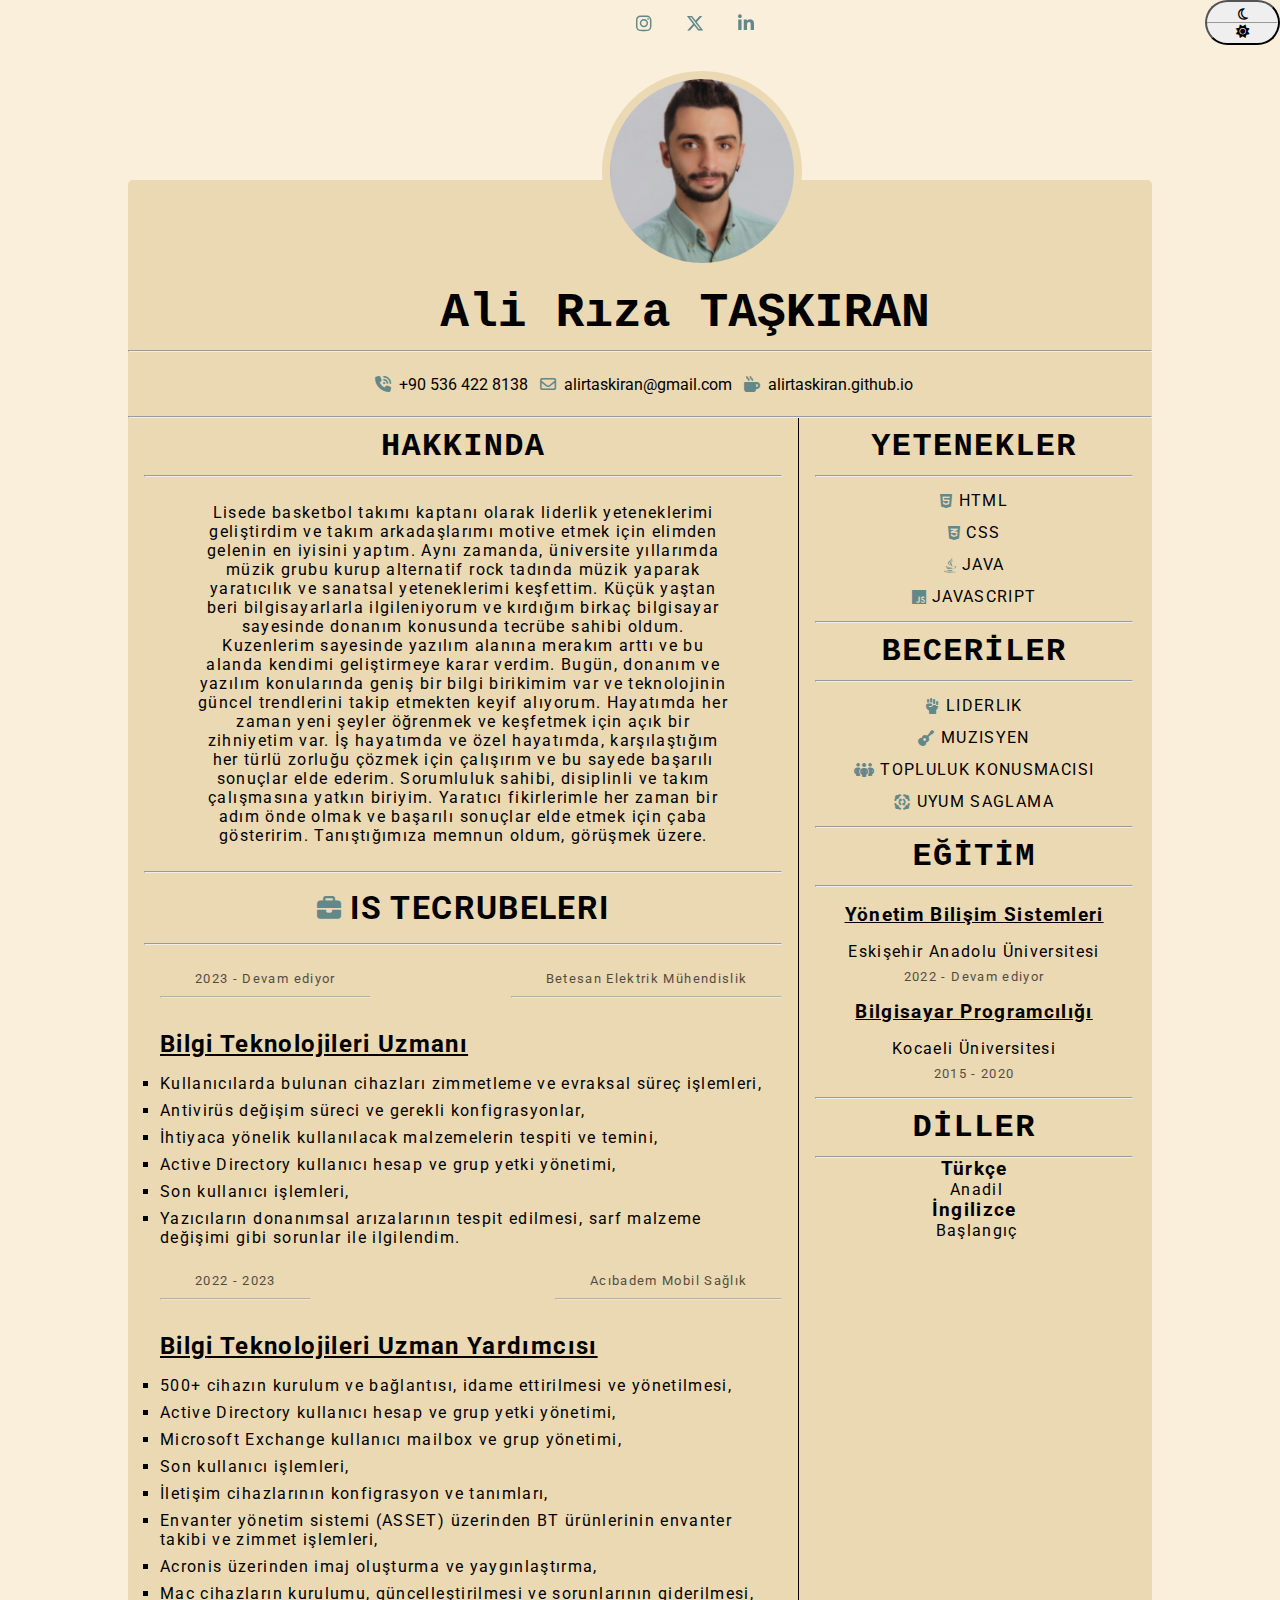
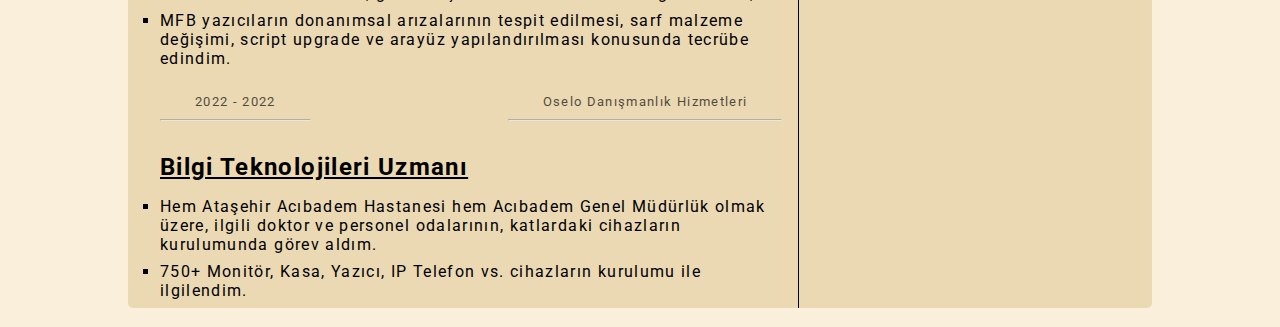
<file: index.html>
<!DOCTYPE html>
<html lang="en">
<head>
    <meta charset="UTF-8">
    <meta name="viewport" content="width=device-width, initial-scale=1.0">
    <title>Ali Rıza TAŞKIRAN</title>
    <!-- CSS Code -->
    <link rel="stylesheet" href="css/style.css">
    <!-- Google Fonts -->
    <link rel="preconnect" href="https://fonts.googleapis.com">
    <link rel="preconnect" href="https://fonts.gstatic.com" crossorigin>
    <link href="https://fonts.googleapis.com/css2?family=Roboto:wght@100;300;400;700;900&display=swap" rel="stylesheet">
    <!-- Font Awesome -->
    <link rel="stylesheet" href="https://cdnjs.cloudflare.com/ajax/libs/font-awesome/6.5.1/css/all.min.css">
</head>
<body>
    <div class="container">
    <header class="nav-header">
        <button id="btn"><i class="fa-regular fa-moon"></i><hr><i class="fa-solid fa-sun"></i></button>
        <div class="social-media">
            <a href="https://www.instagram.com/alirtaskiran" target="_blank">
                <i class="fa-brands fa-instagram"></i>
            </a>
            <a href="https://twitter.com/alirizatskrn" target="_blank">
                <i class="fa-brands fa-x-twitter"></i>
            </a>
            <a href="https://www.linkedin.com/in/alirizatskrn" target="_blank">
                <i class="fa-brands fa-linkedin-in"></i>
            </a>
        </div>
        <div class="photo-name">
            <img class="pp" src="img/pp.jpeg" alt="">
            <h1 class="default-header name-header">Ali Rıza TAŞKIRAN</h1>
        </div>
        <hr>
        <div class="contact-header">
            <i class="fa-solid fa-phone-volume"></i>
            +90 536 422 8138
            <i class="fa-regular fa-envelope"></i>
            alirtaskiran@gmail.com
            <i class="fa-solid fa-mug-hot"></i>
            <a href="https://alirtaskiran.github.io">alirtaskiran.github.io</a>
        </div>
        <hr>
    </header>
        <main>
        <div class="side">
            <div class="left-side">
                <div class="left-about">
                    <h1 class="default-header">HAKKINDA</h1>
                    <hr>
                    <p>Lisede basketbol takımı kaptanı olarak liderlik yeteneklerimi geliştirdim ve takım arkadaşlarımı motive etmek için elimden gelenin en iyisini yaptım. Aynı zamanda, üniversite yıllarımda müzik grubu kurup alternatif rock tadında müzik yaparak yaratıcılık ve sanatsal yeteneklerimi keşfettim. Küçük yaştan beri bilgisayarlarla ilgileniyorum ve kırdığım birkaç bilgisayar sayesinde donanım konusunda tecrübe sahibi oldum. Kuzenlerim sayesinde yazılım alanına merakım arttı ve bu alanda kendimi geliştirmeye karar verdim. Bugün, donanım ve yazılım konularında geniş bir bilgi birikimim var ve teknolojinin güncel trendlerini takip etmekten keyif alıyorum. Hayatımda her zaman yeni şeyler öğrenmek ve keşfetmek için açık bir zihniyetim var. İş hayatımda ve özel hayatımda, karşılaştığım her türlü zorluğu çözmek için çalışırım ve bu sayede başarılı sonuçlar elde ederim. Sorumluluk sahibi, disiplinli ve takım çalışmasına yatkın biriyim. Yaratıcı fikirlerimle her zaman bir adım önde olmak ve başarılı sonuçlar elde etmek için çaba gösteririm. Tanıştığımıza memnun oldum, görüşmek üzere.</p>
                    <hr>
                </div>
                <div class="left-workexp">
                    <div class="work-header">
                        <i class="fa-solid fa-briefcase"></i>
                        <h1>IS TECRUBELERI</h1>
                    </div>
                    <hr>
                    <div class="first-exp">
                        <div class="tag-info">
                            <div class="company-info">
                                <div class="date">
                                    <p>2023 - Devam ediyor</p>
                                    <hr>
                                </div>
                                <div class="company-name">
                                    <p>Betesan Elektrik Mühendislik</p>
                                    <hr>
                                </div>
                            </div>
                            <div class="info-details">
                            <h2 class="tag-header">Bilgi Teknolojileri Uzmanı</h2>
                            <ul>
                                <li>Kullanıcılarda bulunan cihazları zimmetleme ve evraksal süreç işlemleri,</li>
                                <li>Antivirüs değişim süreci ve gerekli konfigrasyonlar,</li>
                                <li>İhtiyaca yönelik kullanılacak malzemelerin tespiti ve temini,</li>
                                <li>Active Directory kullanıcı hesap ve grup yetki yönetimi,</li>
                                <li>Son kullanıcı işlemleri,</li>
                                <li>Yazıcıların donanımsal arızalarının tespit edilmesi, sarf malzeme değişimi gibi sorunlar ile ilgilendim.</li>
                            </ul>
                            </div>
                        </div>
                    </div>
                    <div class="second-exp">
                        <div class="tag-info">
                            <div class="company-info">
                                <div class="date">
                                    <p>2022 - 2023</p>
                                    <hr>
                                </div>
                                <div class="company-name">
                                    <p>Acıbadem Mobil Sağlık</p>
                                    <hr>
                                </div>
                            </div>
                        <div class="info-details">
                            <h2 class="tag-header">Bilgi Teknolojileri Uzman Yardımcısı</h2>
                            <ul>
                                <li>500+ cihazın kurulum ve bağlantısı, idame ettirilmesi ve yönetilmesi,</li>
                                <li>Active Directory kullanıcı hesap ve grup yetki yönetimi,</li>
                                <li>Microsoft Exchange kullanıcı mailbox ve grup yönetimi,</li>
                                <li>Son kullanıcı işlemleri,</li>
                                <li>İletişim cihazlarının konfigrasyon ve tanımları,</li>
                                <li>Envanter yönetim sistemi (ASSET) üzerinden BT ürünlerinin envanter takibi ve zimmet işlemleri,</li>
                                <li>Acronis üzerinden imaj oluşturma ve yaygınlaştırma,</li>
                                <li>Mac cihazların kurulumu, güncelleştirilmesi ve sorunlarının giderilmesi,</li>
                                <li>MFB yazıcıların donanımsal arızalarının tespit edilmesi, sarf malzeme değişimi, script upgrade ve arayüz yapılandırılması konusunda tecrübe edindim.</li>
                            </ul>
                        </div>
                        </div>
                    </div>
                    <div class="third-exp">
                        <div class="tag-info">
                            <div class="company-info">
                                <div class="date">
                                    <p>2022 - 2022</p>
                                    <hr>
                                </div>
                                <div class="company-name">
                                    <p>Oselo Danışmanlık Hizmetleri</p>
                                    <hr>
                                </div>
                            </div>
                        <div class="info-details">
                            <h2 class="tag-header">Bilgi Teknolojileri Uzmanı</h2>
                            <ul>
                                <li>Hem Ataşehir Acıbadem Hastanesi hem Acıbadem Genel Müdürlük olmak üzere, ilgili doktor ve personel odalarının, katlardaki cihazların kurulumunda görev aldım.</li>
                                <li>750+ Monitör, Kasa, Yazıcı, IP Telefon vs. cihazların kurulumu ile ilgilendim.</li>
                            
                            </ul>
                        </div>
                        </div>
                    </div>
                </div>
            </div>
            <div class="right-side">
                <div class="abilities">
                    <h1 class="default-header">YETENEKLER</h1>
                    <hr>
                    <i class="fa-brands fa-html5"><p>HTML</p></i>
                    <i class="fa-brands fa-css3-alt"><p>CSS</p></i>
                    <i class="fa-brands fa-java"><p>JAVA</p></i>
                    <i class="fa-brands fa-js"><p>JAVASCRIPT</p></i>
                    <hr>
                </div>
                <div class="skills">
                    <h1 class="default-header">BECERİLER</h1>
                    <hr>
                    <i class="fa-solid fa-hand-fist"><p>LIDERLIK</p></i>
                    <i class="fa-solid fa-guitar"><p>MUZISYEN</p></i>
                    <i class="fa-solid fa-people-group"><p>TOPLULUK KONUSMACISI</p></i>
                    <i class="fa-solid fa-group-arrows-rotate"><p>UYUM SAGLAMA</p></i>
                    <hr>
                </div>
                <div class="education">
                    <h1 class="default-header">EĞİTİM</h1>
                    <hr>
                    <div class="department-name">Yönetim Bilişim Sistemleri</div>
                    <div class="university-name">Eskişehir Anadolu Üniversitesi</div>
                    <div class="date">2022 - Devam ediyor</div>
                    <div class="department-name">Bilgisayar Programcılığı</div>
                    <div class="university-name">Kocaeli Üniversitesi</div>
                    <div class="date">2015 - 2020</div>
                    <hr>
                </div>
                <div class="language">
                    <h1 class="default-header">DİLLER</h1>
                    <hr>
                    <h3>Türkçe</h3>
                    <p>Anadil</p>
                    <h3>İngilizce</h3>
                    <p>Başlangıç</p>

                    
                </div>
            </div>
        </div>
        </main>
    </div>
    <script src="js/app.js"></script>
</body>
</html>
</file>
<file: css/style.css>
/* Css Reset */

* {
    margin: 0;
    padding: 0;
    box-sizing: border-box;
    text-decoration: none;
    font-family: var(--primary-font), monospace;
    color: var(--fourth-color);
}
/* Variables */ 
:root {
    --primary-color: #222831;
    --second-color: #393E46;
    --third-color: #00ADB5;
    --fourth-color: #EEEEEE;
    --primary-font: Roboto;
    --second-font: Copperplate;
    --third-font: Inter;
}

.dark-theme{
    --primary-color: #F9EFDB;
    --second-color: #EBD9B4;
    --third-color: #638889;
    --fourth-color: black;
}

body {
    background-color: var(--primary-color);
    text-align: center; /* <<<<< */
}

.nav-header{
    margin-top: 106px;
}

.container {
    margin: 180px 16px 16px 16px; /* <<<<< */
    border-radius: 5px;
    background-color: var(--second-color);
    width: 97%;
    height: 100%;
    text-align: center;
    display: inline-block;
    max-width: 1024px; /* <<<<< */
}

.social-media {
    position: fixed;
    top:0;
    left: 48.5%;
    z-index: 1;
}

.social-media i {
    margin: 15px;
    color: var(--third-color);
    font-size: large;
}

.contact-header i {
    color: var(--third-color);
    margin: 24px 4px 24px 8px;
}

.pp {
    width: 200px;
    height: 200px;
    border-radius: 50%;
    margin-top: 15px;
    position: absolute;
    top: 56px;
    left: 47%;
    border: 8px solid var(--second-color);
}


.default-header {
    margin-top: 10px;
    margin-bottom: 10px;
    text-align: center;
    color: var(--fourth-color);
    font-family: var(--third-font),monospace;
}

.name-header{
    position: relative;
    left: 45px;
    font-size: 48px;
}

.job-header {
    color: var(--third-color);
    position: relative;
    left: 45px;
    font-family: 'Segoe UI', Tahoma, Geneva, Verdana, sans-serif;
    margin-bottom: 15px;
}

.side{
    display: flex;
    flex-direction: row;
    letter-spacing: 1.35px;
}

.left-side {
    width: 64%;
    border-right: 1px solid var(--fourth-color);
    margin-left: 16px;
}

.left-side p {
    margin: 10px 35px 10px 35px;
}

.left-about {
    margin-right: 16px;
}

.left-about p {
    padding: 16px;
}

.left-workexp {
    margin-right: 16px;
    text-align: start;
}

.work-header {
    display: flex;
    flex-direction: row;
    justify-content: center;
    align-items: center;
    margin-top: 16px;
    margin-bottom: 16px;
}

.work-header i {
    font-size: x-large;
    margin-right: 8px;
    color: var(--third-color);
}

.company-info {
    display: flex;
    flex-direction: row;
    justify-content: space-between;
    margin-top: 16px;
    margin-left: 16px;
}

.company-name {
    opacity: 0.66;
    font-size: small;
}

.tag-header {
    margin-top: 16px;
    margin-left: 16px;
    margin-bottom: 16px;
    text-decoration-line: underline;

}

.info-details ul {
    margin-left: 8px;
}

.info-details li {
    margin: 8px;
    list-style-type: square;
}


.right-side {
    display: flex;
    flex-direction: column;
    margin-left: 16px;
    width: 31%;
}

.right-side p {
    margin-left: 5px;
}

.right-side i {
    display: flex;
    justify-content: center;
    margin: 15px;
    color: var(--third-color);
}

.abilities i {
    display: flex;
    justify-content: center;
    margin: 16px;
    color: var(--third-color);
}

.skills i {
    display: flex;
    justify-content: center;
    margin: 16px;
    color: var(--third-color);
}

.skills i p{
    font-weight: 400;
}

.department-name {
    font-size: larger;
    font-weight: bold;
    margin-top: 16px;
    margin-bottom: 16px;
    text-decoration-line: underline;
}

.date {
    font-size: small;
    margin-bottom: 16px;
    opacity: 0.66;
}

.university-name {
    margin-bottom: 8px;
}

#btn{
    width: 75px;
    height: 45px;
    border-radius: 9999px;
    position: absolute;
    top: 0;
    right: 0;
}

#btn i {
    color: black;
}
</file>
